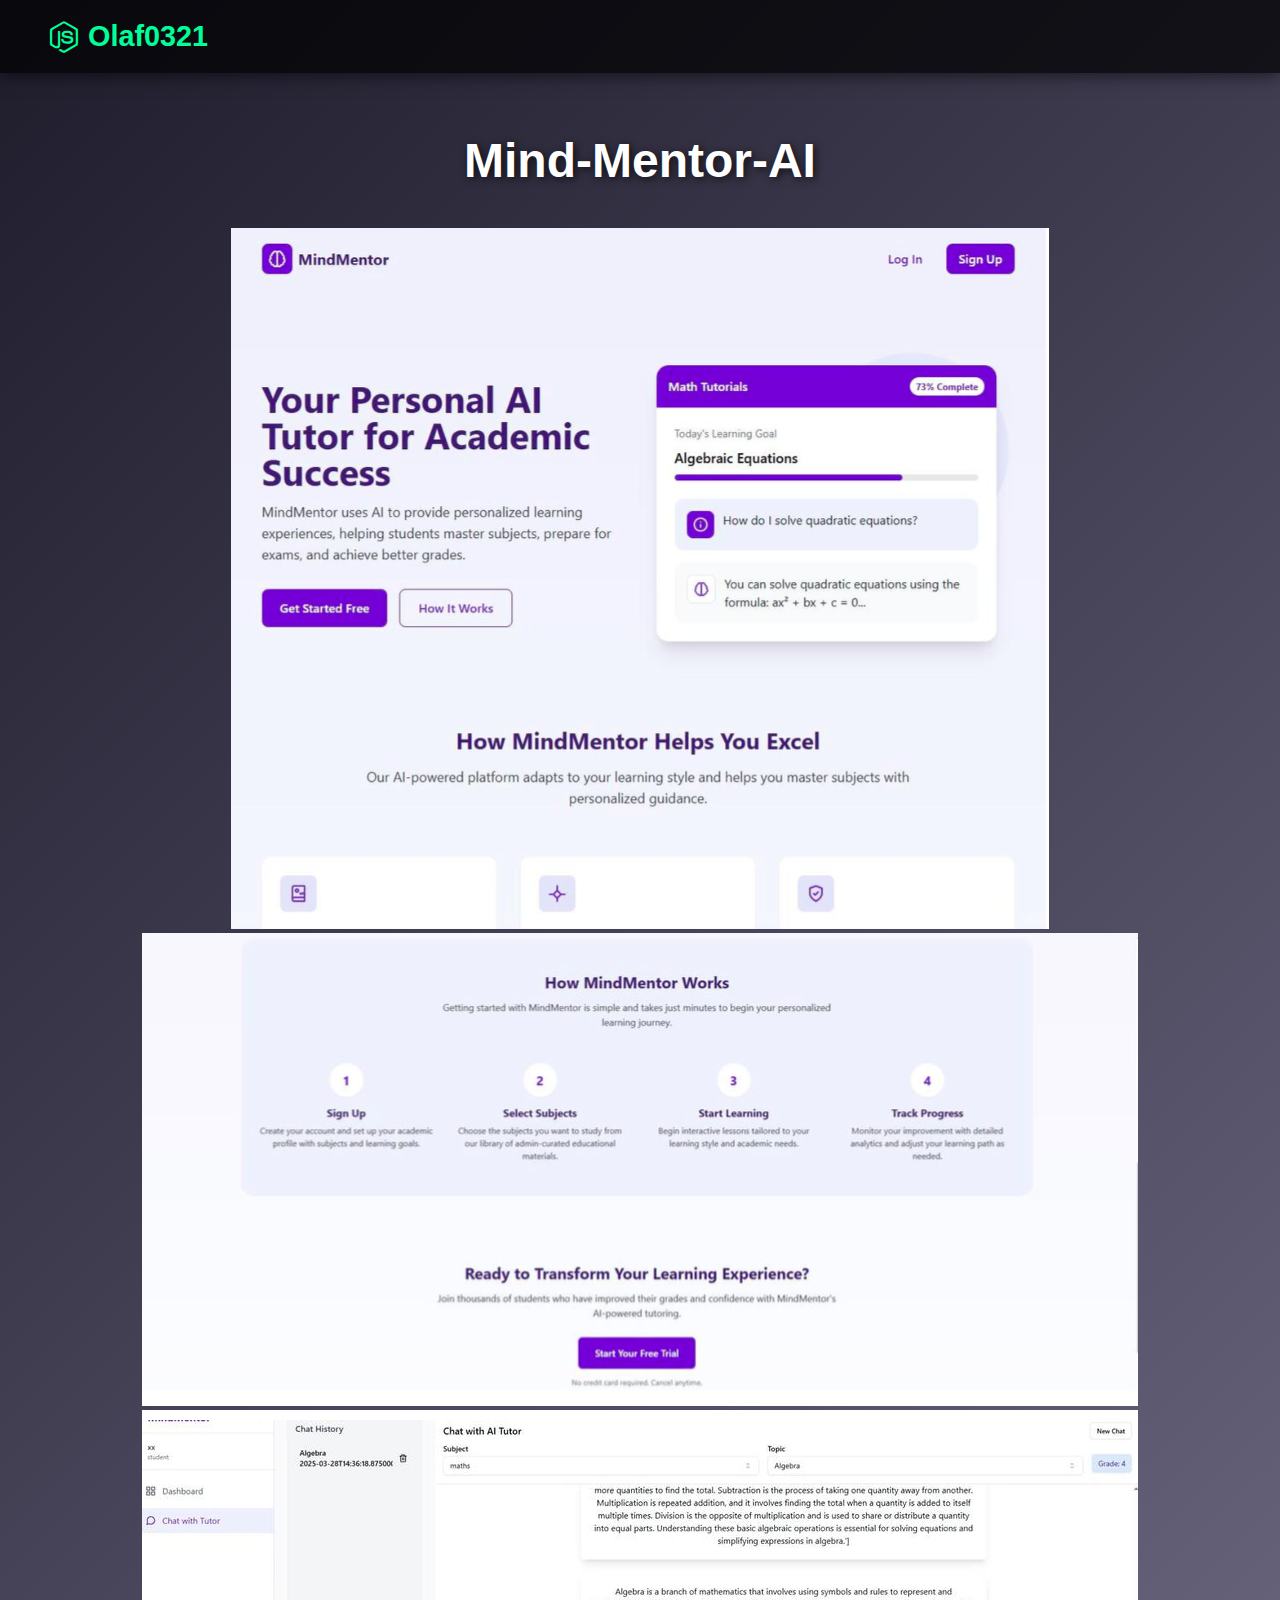
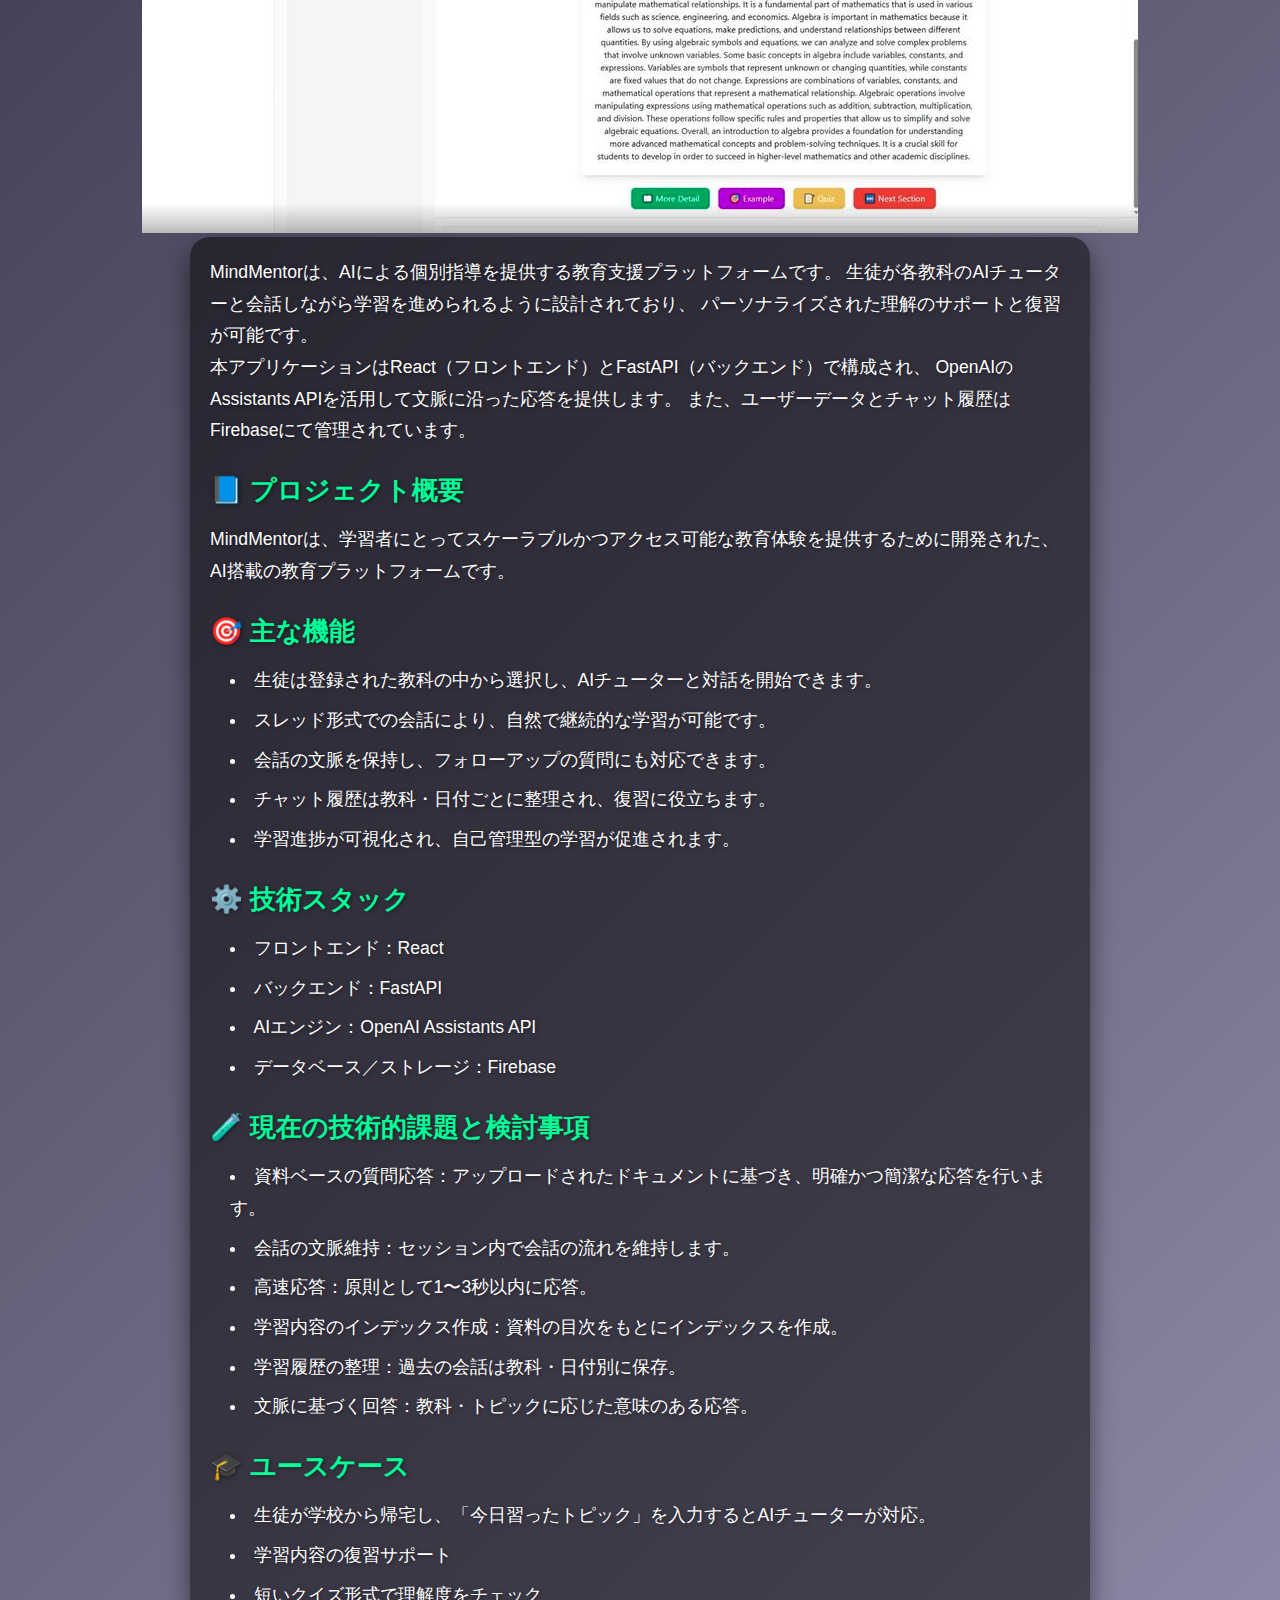
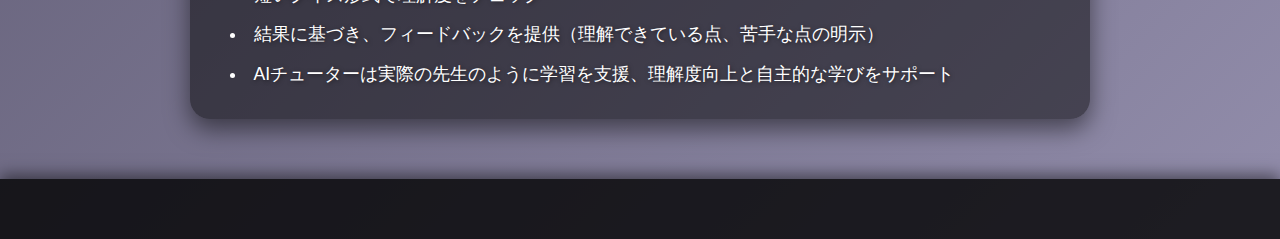
<file: index.html>
<!DOCTYPE html>
<html lang="ja">

<head>
    <meta charset="UTF-8">
    <meta name="viewport" content="width=device-width, initial-scale=1.0">
    <title>プロジェクト紹介</title>
    <link rel="stylesheet" href="https://cdnjs.cloudflare.com/ajax/libs/font-awesome/6.4.0/css/all.min.css">
    <link rel="stylesheet" href="style.css">
</head>

<body>

    <header>
        <a href="#" class="logo"><i class="fab fa-node-js"></i> Olaf0321</a>
    </header>

    <main>
        <h1 class="main-title">Mind-Mentor-AI</h1>

        <!-- 代表画像 -->
        <div class="">
            <img src="images/1.png" alt="代表火傷">
        </div>

        <div class="">
            <img src="images/2.png" alt="火傷サブ1">
        </div>

        <div class="">
            <img src="images/3.png" alt="火傷サブ2">
        </div>

        <div class="description">
            <p>
                MindMentorは、AIによる個別指導を提供する教育支援プラットフォームです。
                生徒が各教科のAIチューターと会話しながら学習を進められるように設計されており、
                パーソナライズされた理解のサポートと復習が可能です。
            </p>

            <p>
                本アプリケーションはReact（フロントエンド）とFastAPI（バックエンド）で構成され、
                OpenAIのAssistants APIを活用して文脈に沿った応答を提供します。
                また、ユーザーデータとチャット履歴はFirebaseにて管理されています。
            </p>

            <h2>📘 プロジェクト概要</h2>
            <p>
                MindMentorは、学習者にとってスケーラブルかつアクセス可能な教育体験を提供するために開発された、
                AI搭載の教育プラットフォームです。
            </p>

            <h2>🎯 主な機能</h2>
            <ul>
                <li>生徒は登録された教科の中から選択し、AIチューターと対話を開始できます。</li>
                <li>スレッド形式での会話により、自然で継続的な学習が可能です。</li>
                <li>会話の文脈を保持し、フォローアップの質問にも対応できます。</li>
                <li>チャット履歴は教科・日付ごとに整理され、復習に役立ちます。</li>
                <li>学習進捗が可視化され、自己管理型の学習が促進されます。</li>
            </ul>

            <h2>⚙️ 技術スタック</h2>
            <ul>
                <li>フロントエンド：React</li>
                <li>バックエンド：FastAPI</li>
                <li>AIエンジン：OpenAI Assistants API</li>
                <li>データベース／ストレージ：Firebase</li>
            </ul>

            <h2>🧪 現在の技術的課題と検討事項</h2>
            <ul>
                <li>資料ベースの質問応答：アップロードされたドキュメントに基づき、明確かつ簡潔な応答を行います。</li>
                <li>会話の文脈維持：セッション内で会話の流れを維持します。</li>
                <li>高速応答：原則として1〜3秒以内に応答。</li>
                <li>学習内容のインデックス作成：資料の目次をもとにインデックスを作成。</li>
                <li>学習履歴の整理：過去の会話は教科・日付別に保存。</li>
                <li>文脈に基づく回答：教科・トピックに応じた意味のある応答。</li>
            </ul>

            <h2>🎓 ユースケース</h2>
            <ul>
                <li>生徒が学校から帰宅し、「今日習ったトピック」を入力するとAIチューターが対応。</li>
                <li>学習内容の復習サポート</li>
                <li>短いクイズ形式で理解度をチェック</li>
                <li>結果に基づき、フィードバックを提供（理解できている点、苦手な点の明示）</li>
                <li>AIチューターは実際の先生のように学習を支援、理解度向上と自主的な学びをサポート</li>
            </ul>
        </div>
  
    </main>

    <footer>
    </footer>

</body>

</html>
</file>
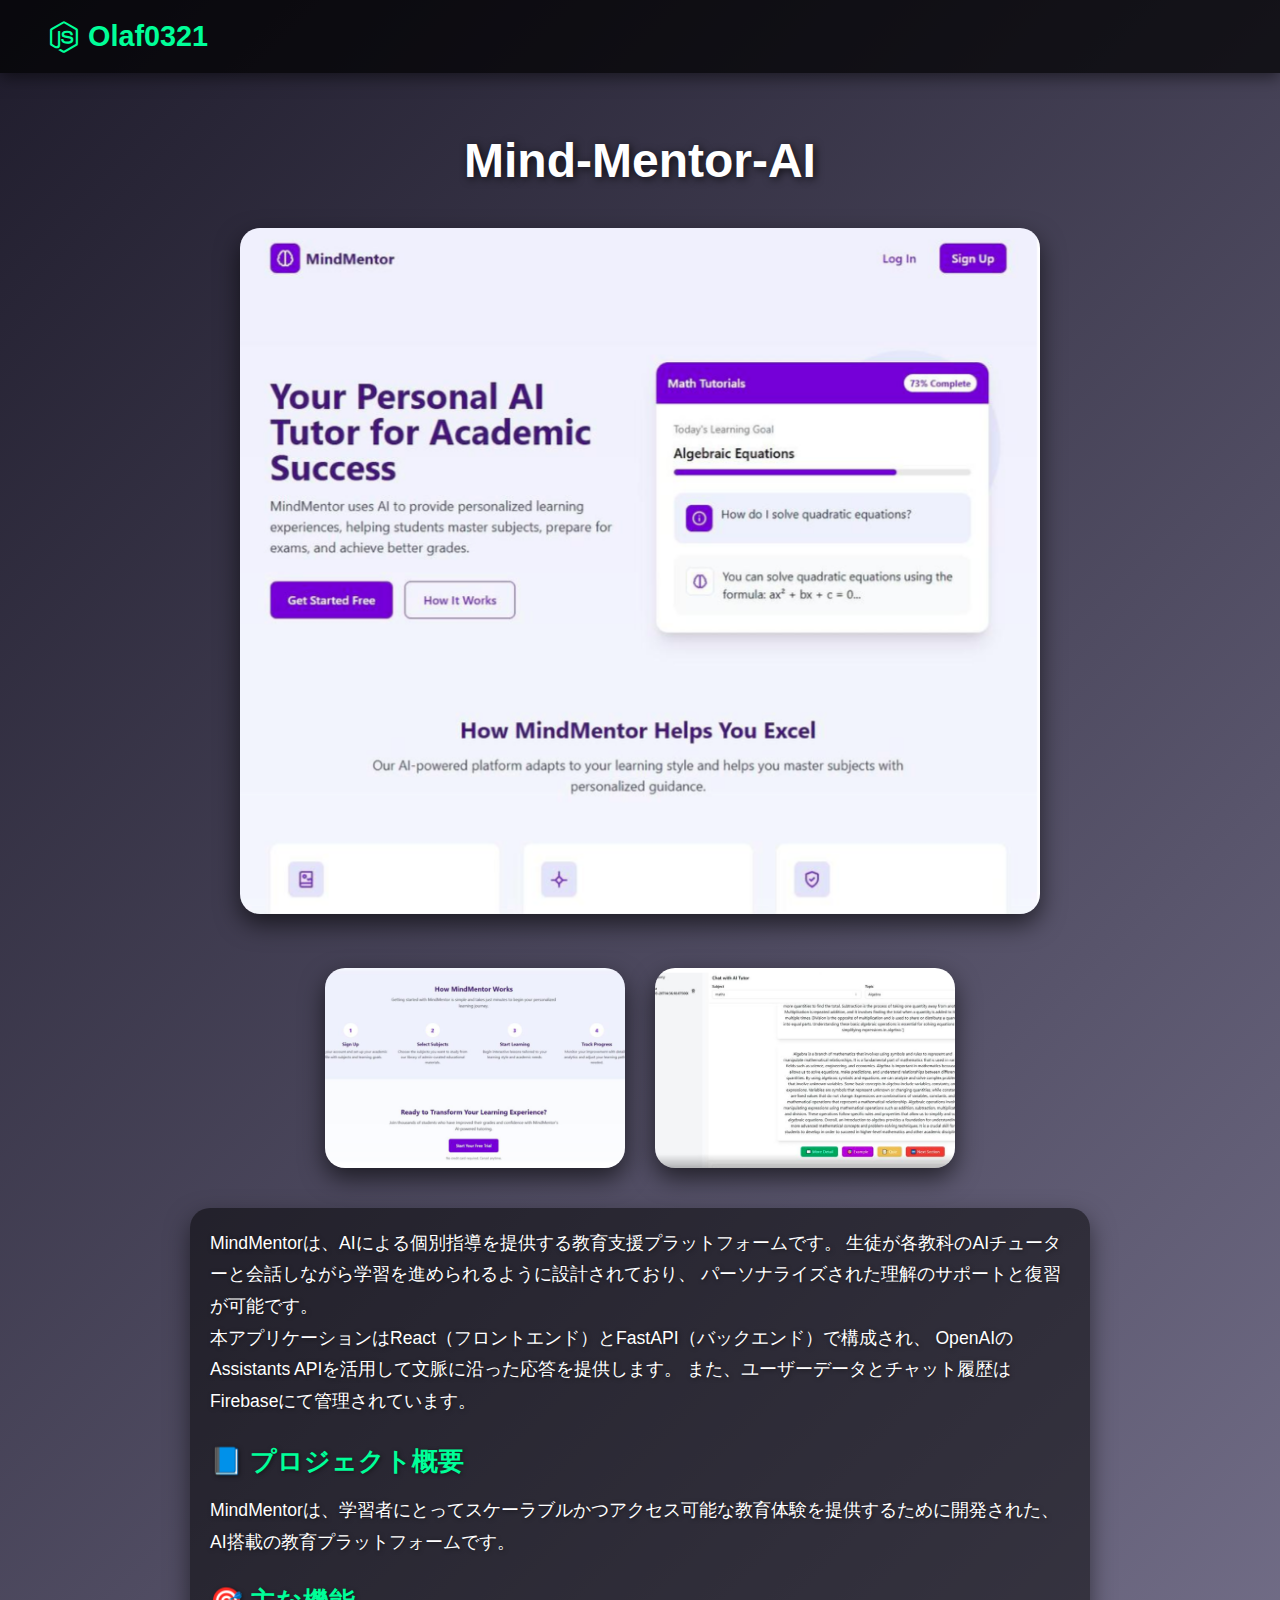
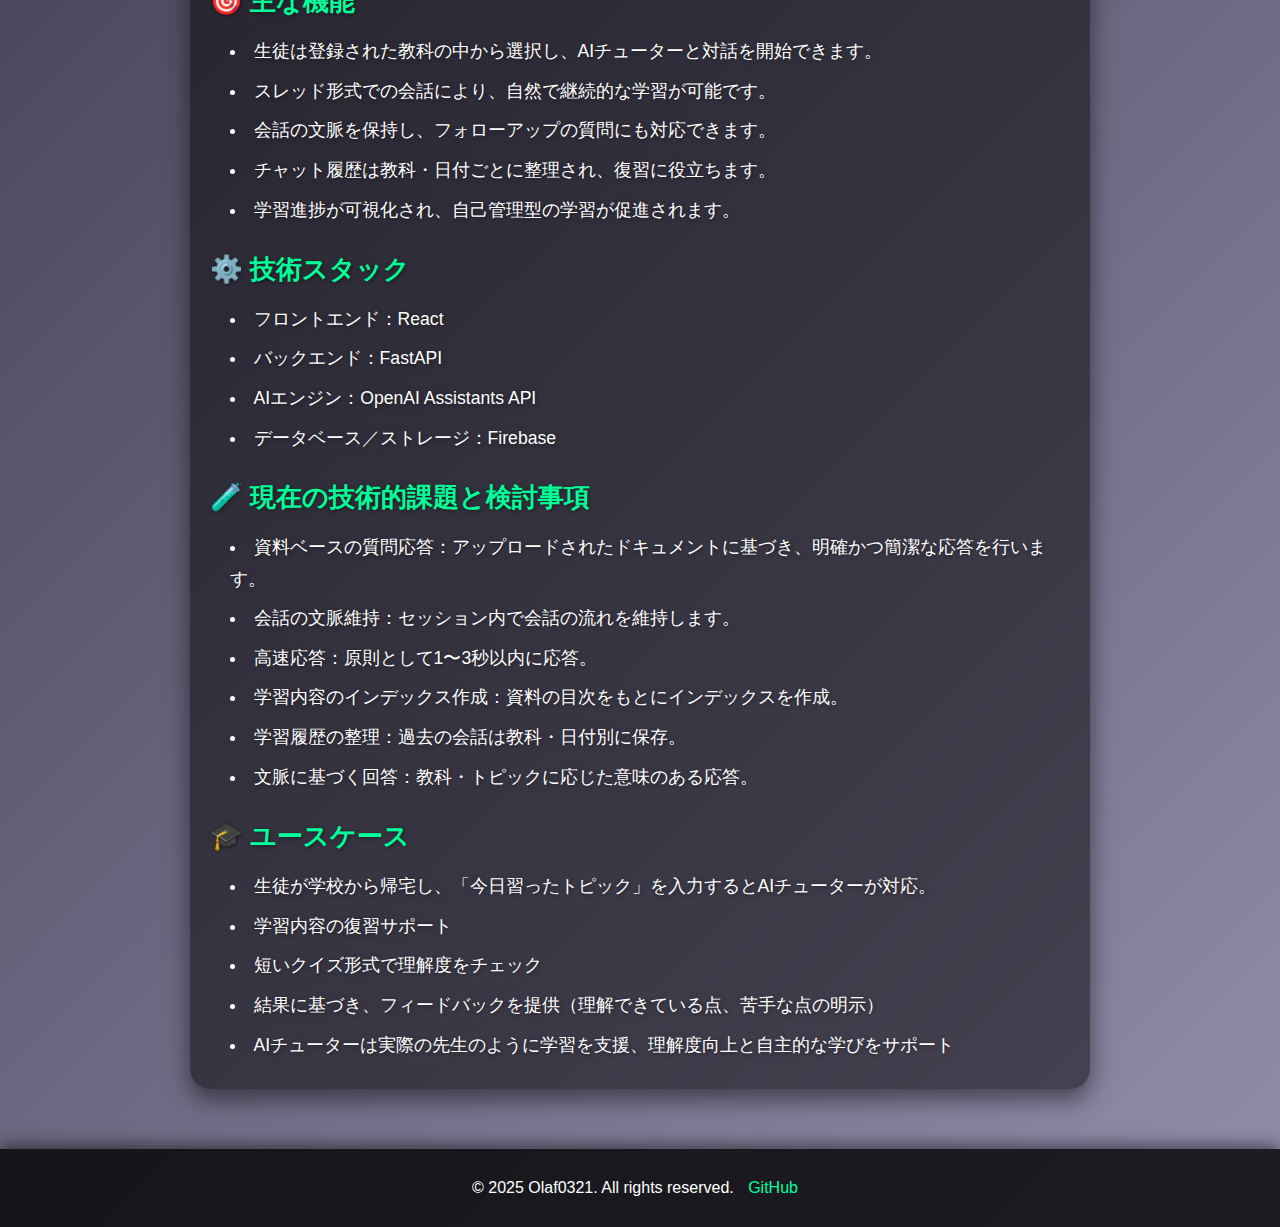
<file: mind_mentor_ai.html>
<!DOCTYPE html>
<html lang="ja">

<head>
    <meta charset="UTF-8">
    <meta name="viewport" content="width=device-width, initial-scale=1.0">
    <title>プロジェクト紹介</title>
    <link rel="stylesheet" href="https://cdnjs.cloudflare.com/ajax/libs/font-awesome/6.4.0/css/all.min.css">
    <style>
        /* 全体リセット */
        * {
            margin: 0;
            padding: 0;
            box-sizing: border-box;
            font-family: 'Poppins', sans-serif;
        }

        body {
            background: linear-gradient(135deg, #1f1c2c, #928dab);
            color: #fff;
        }

        /* ヘッダー */
        header {
            display: flex;
            align-items: center;
            justify-content: space-between;
            padding: 20px 50px;
            background: rgba(0, 0, 0, 0.7);
            box-shadow: 0 4px 15px rgba(0, 0, 0, 0.5);
        }

        .logo {
            font-size: 1.8rem;
            font-weight: bold;
            text-decoration: none;
            color: #00ff99;
            display: flex;
            align-items: center;
            transition: 0.3s;
        }

        .logo i {
            margin-right: 10px;
            font-size: 2rem;
        }

        .logo:hover {
            color: #ffcc00;
        }

        /* 中間部分 */
        main {
            text-align: center;
            padding: 60px 20px;
        }

        .main-title {
            font-size: 3rem;
            font-weight: 700;
            margin-bottom: 40px;
            text-shadow: 2px 2px 8px rgba(0, 0, 0, 0.7);
        }

        .burns {
            display: flex;
            justify-content: center;
            gap: 30px;
            flex-wrap: wrap;
            margin-bottom: 40px;
        }

        .burn {
            width: 300px;
            height: 200px;
            /* background: url('https://images.unsplash.com/photo-1588702547923-7093a6c3ba33?crop=entropy&cs=tinysrgb&fit=max&fm=jpg&ixid=MnwzNjUyOXwwfDF8c2VhcmNofDJ8fGZpcmV8ZW58MHx8fHwxNjg0NzQyOTg1&ixlib=rb-4.0.3&q=80&w=400') center/cover no-repeat; */
            border-radius: 20px;
            box-shadow: 0 10px 25px rgba(0, 0, 0, 0.6);
            transition: transform 0.3s, box-shadow 0.3s;
        }

        .burn:hover {
            transform: scale(1.05) rotate(2deg);
            box-shadow: 0 15px 35px rgba(0, 0, 0, 0.7);
        }

        .description {
            max-width: 800px;
            margin: 0 auto;
            font-size: 1.2rem;
            line-height: 1.6;
            text-shadow: 1px 1px 4px rgba(0, 0, 0, 0.5);
        }

        /* フッター */
        footer {
            background: rgba(0, 0, 0, 0.8);
            padding: 30px 50px;
            text-align: center;
            font-size: 1rem;
            box-shadow: 0 -4px 15px rgba(0, 0, 0, 0.5);
        }

        footer a {
            color: #00ff99;
            text-decoration: none;
            margin: 0 10px;
            transition: 0.3s;
        }

        footer a:hover {
            color: #ffcc00;
        }

        /* 代表画像 */
        .main-image img {
            width: 80%;
            max-width: 800px;
            border-radius: 20px;
            box-shadow: 0 10px 25px rgba(0, 0, 0, 0.6);
            margin-bottom: 50px;
            transition: transform 0.3s, box-shadow 0.3s;
        }

        .main-image img:hover {
            transform: scale(1.03) rotate(1deg);
            box-shadow: 0 15px 35px rgba(0, 0, 0, 0.7);
        }

        /* 下2つの画像 */
        .burns img {
            width: 300px;
            height: 200px;
            object-fit: cover;
            border-radius: 20px;
            box-shadow: 0 10px 25px rgba(0, 0, 0, 0.6);
            transition: transform 0.3s, box-shadow 0.3s;
        }

        .burns img:hover {
            transform: scale(1.05) rotate(2deg);
            box-shadow: 0 15px 35px rgba(0, 0, 0, 0.7);
        }

        .description {
            max-width: 900px;
            margin: 0 auto;
            text-align: left;
            line-height: 1.8;
            font-size: 1.1rem;
            padding: 20px;
            background: rgba(0, 0, 0, 0.5);
            border-radius: 20px;
            box-shadow: 0 10px 25px rgba(0, 0, 0, 0.5);
            overflow-y: auto;
        }

        .description h2 {
            margin-top: 20px;
            margin-bottom: 10px;
            color: #00ff99;
        }

        .description ul {
            list-style: disc inside;
            margin-left: 20px;
        }

        .description li {
            margin-bottom: 8px;
        }


        /* レスポンシブ */
        @media (max-width: 768px) {
            header {
                flex-direction: column;
            }

            .burns {
                flex-direction: column;
                gap: 20px;
            }
        }
    </style>
</head>

<body>

    <header>
        <a href="#" class="logo"><i class="fab fa-node-js"></i> Olaf0321</a>
    </header>

    <main>
        <h1 class="main-title">Mind-Mentor-AI</h1>

        <!-- 代表画像 -->
        <div class="main-image">
            <img src="1.png" alt="代表火傷">
        </div>

        <!-- 下の2つの画像 -->
        <div class="burns">
            <img class="burn" src="2.png" alt="火傷サブ1">
            <img class="burn" src="3.png" alt="火傷サブ2">
        </div>

        <div class="description">
            <p>
                MindMentorは、AIによる個別指導を提供する教育支援プラットフォームです。
                生徒が各教科のAIチューターと会話しながら学習を進められるように設計されており、
                パーソナライズされた理解のサポートと復習が可能です。
            </p>

            <p>
                本アプリケーションはReact（フロントエンド）とFastAPI（バックエンド）で構成され、
                OpenAIのAssistants APIを活用して文脈に沿った応答を提供します。
                また、ユーザーデータとチャット履歴はFirebaseにて管理されています。
            </p>

            <h2>📘 プロジェクト概要</h2>
            <p>
                MindMentorは、学習者にとってスケーラブルかつアクセス可能な教育体験を提供するために開発された、
                AI搭載の教育プラットフォームです。
            </p>

            <h2>🎯 主な機能</h2>
            <ul>
                <li>生徒は登録された教科の中から選択し、AIチューターと対話を開始できます。</li>
                <li>スレッド形式での会話により、自然で継続的な学習が可能です。</li>
                <li>会話の文脈を保持し、フォローアップの質問にも対応できます。</li>
                <li>チャット履歴は教科・日付ごとに整理され、復習に役立ちます。</li>
                <li>学習進捗が可視化され、自己管理型の学習が促進されます。</li>
            </ul>

            <h2>⚙️ 技術スタック</h2>
            <ul>
                <li>フロントエンド：React</li>
                <li>バックエンド：FastAPI</li>
                <li>AIエンジン：OpenAI Assistants API</li>
                <li>データベース／ストレージ：Firebase</li>
            </ul>

            <h2>🧪 現在の技術的課題と検討事項</h2>
            <ul>
                <li>資料ベースの質問応答：アップロードされたドキュメントに基づき、明確かつ簡潔な応答を行います。</li>
                <li>会話の文脈維持：セッション内で会話の流れを維持します。</li>
                <li>高速応答：原則として1〜3秒以内に応答。</li>
                <li>学習内容のインデックス作成：資料の目次をもとにインデックスを作成。</li>
                <li>学習履歴の整理：過去の会話は教科・日付別に保存。</li>
                <li>文脈に基づく回答：教科・トピックに応じた意味のある応答。</li>
            </ul>

            <h2>🎓 ユースケース</h2>
            <ul>
                <li>生徒が学校から帰宅し、「今日習ったトピック」を入力するとAIチューターが対応。</li>
                <li>学習内容の復習サポート</li>
                <li>短いクイズ形式で理解度をチェック</li>
                <li>結果に基づき、フィードバックを提供（理解できている点、苦手な点の明示）</li>
                <li>AIチューターは実際の先生のように学習を支援、理解度向上と自主的な学びをサポート</li>
            </ul>
        </div>
    </main>

    <footer>
        © 2025 Olaf0321. All rights reserved.
        <a href="https://github.com/Olaf0321/Mind-Mentor-AI">GitHub</a>
    </footer>

</body>

</html>
</file>
<file: style.css>
/* 全体リセット */
* {
    margin: 0;
    padding: 0;
    box-sizing: border-box;
    font-family: 'Poppins', sans-serif;
}

body {
    background: linear-gradient(135deg, #1f1c2c, #928dab);
    color: #fff;
}

/* ヘッダー */
header {
    display: flex;
    align-items: center;
    justify-content: space-between;
    padding: 20px 50px;
    background: rgba(0, 0, 0, 0.7);
    box-shadow: 0 4px 15px rgba(0, 0, 0, 0.5);
}

.logo {
    font-size: 1.8rem;
    font-weight: bold;
    text-decoration: none;
    color: #00ff99;
    display: flex;
    align-items: center;
    transition: 0.3s;
}

.logo i {
    margin-right: 10px;
    font-size: 2rem;
}

.logo:hover {
    color: #ffcc00;
}

/* 中間部分 */
main {
    text-align: center;
    padding: 60px 20px;
}

.main-title {
    font-size: 3rem;
    font-weight: 700;
    margin-bottom: 40px;
    text-shadow: 2px 2px 8px rgba(0, 0, 0, 0.7);
}

.burns {
    display: flex;
    justify-content: center;
    gap: 30px;
    flex-wrap: wrap;
    margin-bottom: 40px;
}

.burn {
    width: 300px;
    height: 200px;
    /* background: url('https://images.unsplash.com/photo-1588702547923-7093a6c3ba33?crop=entropy&cs=tinysrgb&fit=max&fm=jpg&ixid=MnwzNjUyOXwwfDF8c2VhcmNofDJ8fGZpcmV8ZW58MHx8fHwxNjg0NzQyOTg1&ixlib=rb-4.0.3&q=80&w=400') center/cover no-repeat; */
    border-radius: 20px;
    box-shadow: 0 10px 25px rgba(0, 0, 0, 0.6);
    transition: transform 0.3s, box-shadow 0.3s;
}

.burn:hover {
    transform: scale(1.05) rotate(2deg);
    box-shadow: 0 15px 35px rgba(0, 0, 0, 0.7);
}

.description {
    max-width: 800px;
    margin: 0 auto;
    font-size: 1.2rem;
    line-height: 1.6;
    text-shadow: 1px 1px 4px rgba(0, 0, 0, 0.5);
}

/* フッター */
footer {
    background: rgba(0, 0, 0, 0.8);
    padding: 30px 50px;
    text-align: center;
    font-size: 1rem;
    box-shadow: 0 -4px 15px rgba(0, 0, 0, 0.5);
}

footer a {
    color: #00ff99;
    text-decoration: none;
    margin: 0 10px;
    transition: 0.3s;
}

footer a:hover {
    color: #ffcc00;
}

/* 代表画像 */
.main-image img {
    width: 80%;
    max-width: 800px;
    border-radius: 20px;
    box-shadow: 0 10px 25px rgba(0, 0, 0, 0.6);
    margin-bottom: 50px;
    transition: transform 0.3s, box-shadow 0.3s;
}

.main-image img:hover {
    transform: scale(1.03) rotate(1deg);
    box-shadow: 0 15px 35px rgba(0, 0, 0, 0.7);
}

/* 下2つの画像 */
.burns img {
    width: 300px;
    height: 200px;
    object-fit: cover;
    border-radius: 20px;
    box-shadow: 0 10px 25px rgba(0, 0, 0, 0.6);
    transition: transform 0.3s, box-shadow 0.3s;
}

.burns img:hover {
    transform: scale(1.05) rotate(2deg);
    box-shadow: 0 15px 35px rgba(0, 0, 0, 0.7);
}

.description {
    max-width: 900px;
    margin: 0 auto;
    text-align: left;
    line-height: 1.8;
    font-size: 1.1rem;
    padding: 20px;
    background: rgba(0, 0, 0, 0.5);
    border-radius: 20px;
    box-shadow: 0 10px 25px rgba(0, 0, 0, 0.5);
    overflow-y: auto;
}

.description h2 {
    margin-top: 20px;
    margin-bottom: 10px;
    color: #00ff99;
}

.description ul {
    list-style: disc inside;
    margin-left: 20px;
}

.description li {
    margin-bottom: 8px;
}


/* レスポンシブ */
@media (max-width: 768px) {
    header {
        flex-direction: column;
    }

    .burns {
        flex-direction: column;
        gap: 20px;
    }
}
</file>
